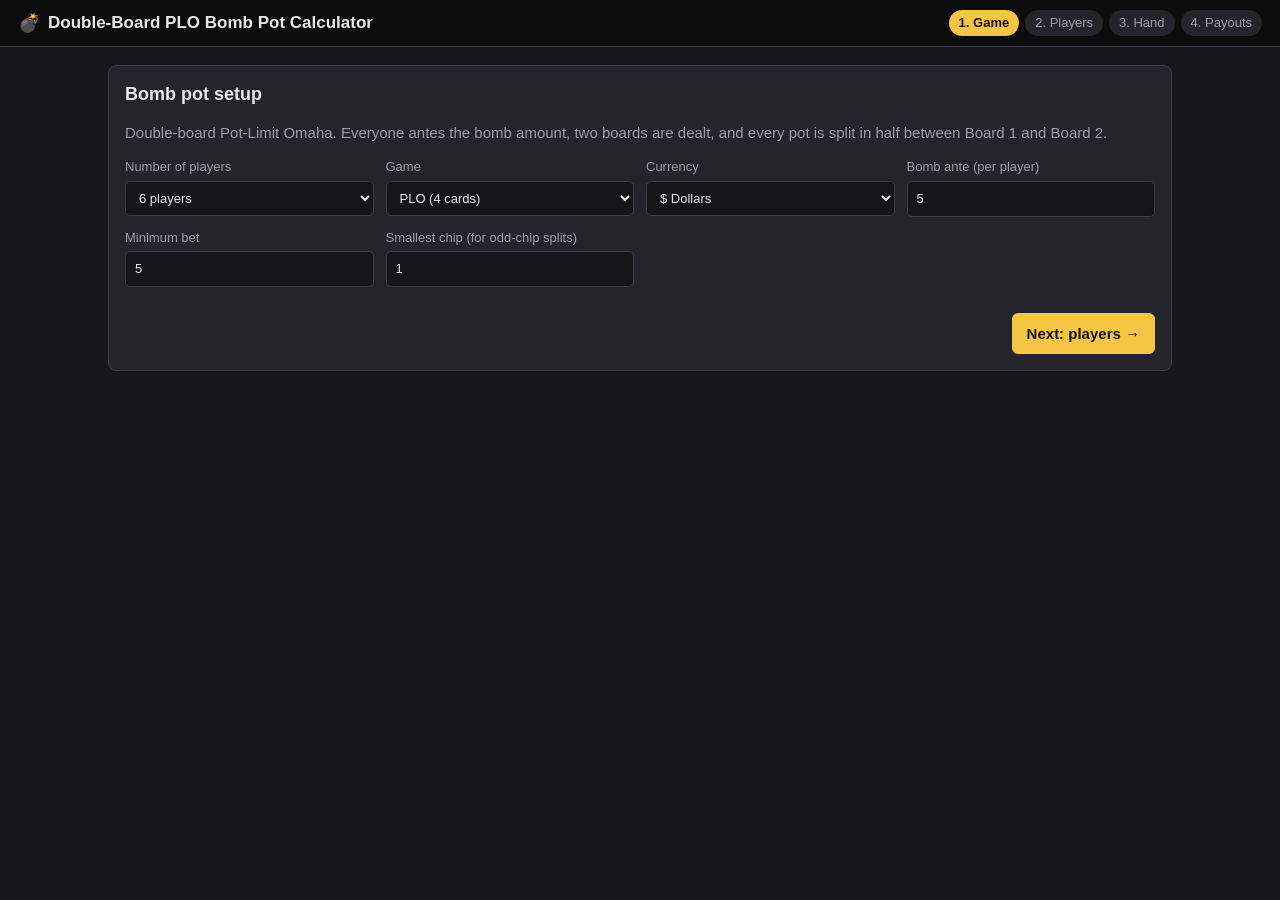
<file: index.html>
<!doctype html>
<html lang="en">
<head>
  <meta charset="utf-8" />
  <meta name="viewport" content="width=device-width, initial-scale=1" />
  <title>Bomb Pot Calculator · Double-Board PLO</title>
  <link rel="stylesheet" href="styles.css" />
</head>
<body>
  <header class="topbar">
    <div class="brand"><span class="bomb">💣</span> Double-Board PLO Bomb Pot Calculator</div>
    <ol class="steps" id="steps"></ol>
  </header>
  <main id="app"></main>

  <div id="picker" class="modal hidden">
    <div class="modal-box">
      <div class="modal-head">
        <h3 id="pickerTitle">Pick cards</h3>
        <button class="ghost" id="pickerClose">✕</button>
      </div>
      <div id="pickerSelected" class="picker-selected"></div>
      <div id="pickerGrid" class="picker-grid"></div>
    </div>
  </div>

  <script src="engine.js"></script>
  <script src="app.js"></script>
</body>
</html>
</file>
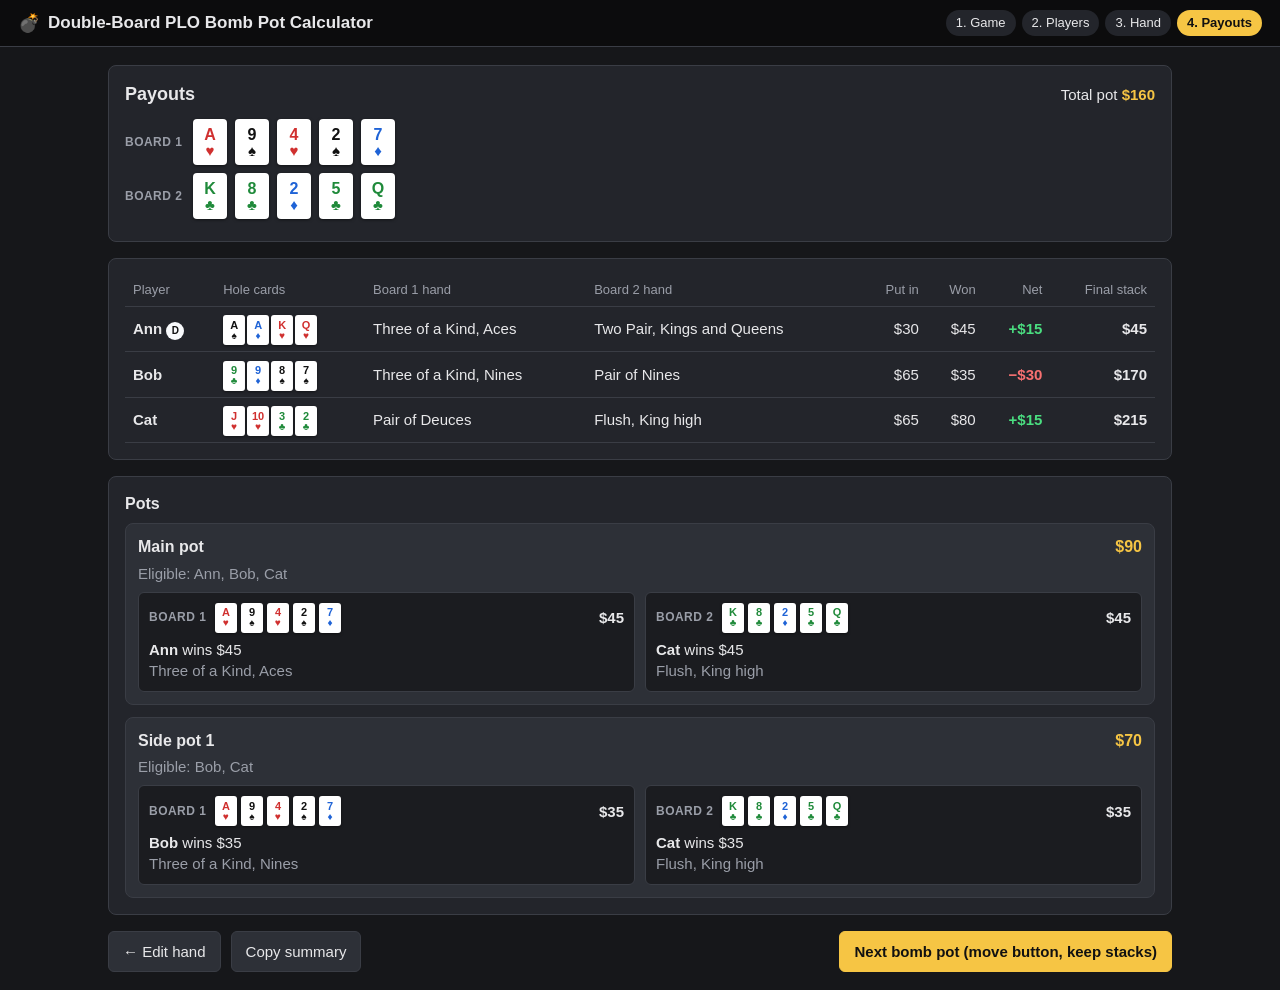
<file: test/seed.html>
<!doctype html>
<html><head><meta charset="utf-8"></head>
<body>
<script>
  // Seeds the side-pot scenario from engine.test.js and opens the payouts page.
  const b = (b1, b2) => ({ t: 'board', b1: b1.split(' '), b2: b2.split(' ') });
  const a = (kind, to) => ({ t: 'act', kind, to });
  const state = {
    step: 4,
    cfg: { n: 3, holeCount: 4, ante: '5', minBet: '5', chip: '1', currency: '$' },
    players: [
      { name: 'Ann', stack: '30', cards: ['As', 'Ad', 'Kh', 'Qh'] },
      { name: 'Bob', stack: '200', cards: ['9c', '9d', '8s', '7s'] },
      { name: 'Cat', stack: '200', cards: ['Jh', 'Th', '3c', '2c'] },
    ],
    button: 0,
    events: [
      b('Ah 9s 4h', 'Kc 8c 2d'), a('raise', 1500), a('call'), a('raise', 2500), a('raise', 6000), a('call'),
      b('2s', '5c'), a('check'), a('check'), b('7d', 'Qc'), a('check'), a('check'),
    ],
  };
  const step = new URLSearchParams(location.search).get('step');
  if (step) state.step = +step;
  if (state.step === 3) state.events = state.events.slice(0, 3);
  localStorage.setItem('bomb-pot-calc-v1', JSON.stringify(state));
  location.href = '../index.html';
</script>
</body>
</html>
</file>
<file: styles.css>
:root {
  --bg: #16171a;
  --panel: #23252b;
  --panel2: #2d3037;
  --line: #3a3d45;
  --text: #e8e8ea;
  --muted: #9a9ea8;
  --accent: #f6c544;
  --red: #d63b3b;
  --blue: #4fc3f7;
  --green: #4caf50;
}
* { box-sizing: border-box; }
body {
  margin: 0;
  background: var(--bg);
  color: var(--text);
  font: 15px/1.4 Roboto, "Helvetica Neue", Arial, sans-serif;
}
.topbar {
  display: flex; align-items: center; justify-content: space-between; flex-wrap: wrap; gap: 10px;
  padding: 10px 18px; background: #0c0c0d; border-bottom: 1px solid var(--line);
}
.brand { font-weight: 700; font-size: 17px; display: flex; align-items: center; gap: 8px; }
.steps { display: flex; gap: 6px; list-style: none; margin: 0; padding: 0; }
.steps li { padding: 4px 10px; border-radius: 14px; background: var(--panel); color: var(--muted); font-size: 13px; }
.steps li.on { background: var(--accent); color: #111; font-weight: 700; }
.steps li.done { color: var(--text); cursor: pointer; }
.steps li.done:hover { background: var(--panel2); outline: 1px solid var(--accent); }
main { max-width: 1100px; margin: 0 auto; padding: 18px; }

.card { background: var(--panel); border: 1px solid var(--line); border-radius: 8px; padding: 16px; margin-bottom: 16px; }
.card h2 { margin: 0 0 12px; font-size: 18px; }
.card h3 { margin: 0 0 8px; font-size: 16px; }
.form-grid { display: grid; grid-template-columns: repeat(auto-fill, minmax(200px, 1fr)); gap: 12px; }
label.field { display: flex; flex-direction: column; gap: 4px; font-size: 13px; color: var(--muted); }
input, select {
  background: #15161a; color: var(--text); border: 1px solid var(--line); border-radius: 5px;
  padding: 8px 9px; font: inherit;
}
input:focus, select:focus { outline: 2px solid var(--accent); border-color: transparent; }
.check { display: flex; align-items: center; gap: 8px; color: var(--text); font-size: 14px; }
.check input { width: 18px; height: 18px; }

button {
  background: var(--panel2); color: var(--text); border: 1px solid var(--line); border-radius: 6px;
  padding: 9px 14px; font: inherit; cursor: pointer;
}
button:hover:not(:disabled) { filter: brightness(1.2); }
button:disabled { opacity: .4; cursor: not-allowed; }
button.primary { background: var(--accent); color: #111; border-color: var(--accent); font-weight: 700; }
button.danger { background: var(--red); border-color: var(--red); color: #fff; font-weight: 700; }
button.ghost { background: transparent; border-color: transparent; }
button.sm { padding: 5px 9px; font-size: 13px; }
.row { display: flex; gap: 10px; flex-wrap: wrap; align-items: center; }
.row.end { justify-content: flex-end; }
.spacer { flex: 1; }
.muted { color: var(--muted); }
.error { color: #ff7b7b; margin-top: 8px; min-height: 1.2em; }

table.players { width: 100%; border-collapse: collapse; }
table.players th, table.players td { padding: 6px 8px; border-bottom: 1px solid var(--line); text-align: left; }
table.players th { color: var(--muted); font-weight: 500; font-size: 13px; }
table.players input[type=text], table.players input[type=number] { width: 100%; }
.pos-pill { display: inline-block; min-width: 44px; text-align: center; padding: 2px 6px; border-radius: 10px; background: #3a4a5a; font-size: 12px; font-weight: 700; }

.mini-card {
  display: inline-flex; align-items: center; justify-content: center; width: 34px; height: 46px;
  background: #fff; border-radius: 4px; font-weight: 700; font-size: 16px; margin-right: 4px;
  box-shadow: 0 1px 3px rgba(0,0,0,.5); flex-direction: column; line-height: 1;
}
.mini-card.empty { background: #15161a; border: 1px dashed var(--line); box-shadow: none; }
.mini-card .s { font-size: 15px; }
.suit-s { color: #111; }
.suit-h { color: #d0302f; }
.suit-d { color: #1f63d6; }
.suit-c { color: #1f8a3a; }

.layout { display: grid; grid-template-columns: 1fr 1.1fr; gap: 16px; }
@media (max-width: 860px) { .layout { grid-template-columns: 1fr; } }
.board-row { display: flex; align-items: center; gap: 4px; min-height: 50px; }
.status { display: flex; gap: 18px; flex-wrap: wrap; margin-bottom: 10px; }
.status b { color: var(--accent); }
.seat-list { display: grid; grid-template-columns: repeat(auto-fill, minmax(150px, 1fr)); gap: 8px; }
.seat {
  background: var(--panel2); border: 1px solid var(--line); border-radius: 6px; padding: 8px; font-size: 13px;
}
.seat.turn { border-color: var(--accent); box-shadow: 0 0 0 1px var(--accent); }
.seat.folded { opacity: .45; }
.seat .nm { font-weight: 700; display: flex; justify-content: space-between; gap: 6px; }
.seat .stk { color: var(--blue); }
.seat .tag { font-size: 11px; padding: 1px 5px; border-radius: 3px; background: var(--red); color: #fff; }
.seat .front { color: var(--accent); }

.prompt h3 { font-size: 18px; }
.prompt .actions { display: flex; gap: 8px; flex-wrap: wrap; margin: 12px 0; }
.prompt .actions button { flex: 1; min-width: 110px; padding: 14px; font-size: 16px; font-weight: 700; }
.btn-fold { background: #5a2626 !important; border-color: #7a3030 !important; }
.btn-call { background: #26492c !important; border-color: #2f6b38 !important; }
.raise-box { background: #1b1c20; border: 1px solid var(--line); border-radius: 6px; padding: 10px; }
.raise-box .row input { width: 130px; font-size: 16px; }
.quick { margin-top: 8px; }

pre.hh {
  background: #0f1012; border: 1px solid var(--line); border-radius: 6px; padding: 12px;
  font: 12.5px/1.45 Menlo, Consolas, monospace; white-space: pre-wrap; max-height: 420px; overflow: auto; margin: 0;
}
.result { display: grid; grid-template-columns: 640px 1fr; gap: 16px; align-items: start; }
@media (max-width: 1100px) { .result { grid-template-columns: 1fr; } }
.result canvas { width: 100%; max-width: 640px; border-radius: 6px; border: 1px solid var(--line); display: block; }
.toggle { display: inline-flex; border: 1px solid var(--line); border-radius: 6px; overflow: hidden; }
.toggle button { border: none; border-radius: 0; }
.toggle button.on { background: var(--accent); color: #111; font-weight: 700; }

.modal { position: fixed; inset: 0; background: rgba(0,0,0,.7); display: flex; align-items: center; justify-content: center; z-index: 10; padding: 10px; }
.modal.hidden { display: none; }
.modal-box { background: var(--panel); border: 1px solid var(--line); border-radius: 10px; padding: 16px; max-width: 640px; width: 100%; }
.modal-head { display: flex; justify-content: space-between; align-items: center; }
.modal-head h3 { margin: 0; }
.picker-selected { display: flex; gap: 6px; min-height: 52px; margin: 10px 0; align-items: center; }
.picker-grid { display: grid; grid-template-columns: repeat(13, 1fr); gap: 4px; }
.pc {
  padding: 8px 0; border-radius: 4px; background: #fff; border: 2px solid transparent; font-weight: 700;
  font-size: 14px; text-align: center; cursor: pointer; line-height: 1.1;
}
.pc.sel { border-color: var(--accent); box-shadow: 0 0 0 2px var(--accent); }
.pc:disabled { background: #555; color: #333 !important; opacity: .35; }

/* Bomb pot additions */
.accent { color: var(--accent); }
.bomb { font-size: 18px; }
.board-row { margin-bottom: 4px; }
.board-label {
  display: inline-block; min-width: 64px; font-size: 12px; font-weight: 700; color: var(--muted);
  text-transform: uppercase; letter-spacing: .04em;
}
.mini-card.sm { width: 28px; height: 38px; font-size: 13px; margin-right: 2px; }
.mini-card.sm .s { font-size: 12px; }
.mini-card.xs { width: 22px; height: 30px; font-size: 11px; margin-right: 2px; border-radius: 3px; }
.mini-card.xs .s { font-size: 10px; }
td.hole, div.hole { white-space: nowrap; }
td.hole button { margin-left: 6px; }
.dealer {
  display: inline-flex; align-items: center; justify-content: center; width: 18px; height: 18px;
  border-radius: 50%; background: #f8fafc; color: #111; font-size: 10px; font-weight: 800;
}
.seat .hole { margin-top: 6px; }
.seat .hands { margin-top: 6px; font-size: 11.5px; color: var(--text); line-height: 1.45; }
.seat .hands span { color: var(--muted); font-weight: 700; margin-right: 2px; }
.log { max-height: 380px; overflow: auto; font-size: 13.5px; }
.log-line { padding: 4px 0; border-bottom: 1px solid #2a2c32; }
.log-street {
  display: inline-block; min-width: 46px; font-size: 11px; font-weight: 700; color: var(--muted);
  text-transform: uppercase; margin-right: 8px;
}
table.results td.num, table.results th.num { text-align: right; white-space: nowrap; }
table.results tr.folded td { opacity: .55; }
.pos { color: #4ade80; font-weight: 700; }
.neg { color: #f87171; font-weight: 700; }
.pots { display: grid; gap: 12px; }
.pot { background: var(--panel2); border: 1px solid var(--line); border-radius: 8px; padding: 12px; }
.pot-head { display: flex; justify-content: space-between; align-items: center; margin-bottom: 4px; font-size: 16px; }
.pot-amt { color: var(--accent); font-weight: 700; }
.pot-boards { display: grid; grid-template-columns: 1fr 1fr; gap: 10px; }
@media (max-width: 760px) { .pot-boards { grid-template-columns: 1fr; } }
.pot-board { background: #1b1c20; border: 1px solid var(--line); border-radius: 6px; padding: 10px; }
.pot-board-head { display: flex; align-items: center; gap: 2px; margin-bottom: 6px; }
.chop { font-size: 11px; padding: 1px 6px; border-radius: 3px; background: #3b4a6b; color: #c7d2fe; font-weight: 700; }
</file>
